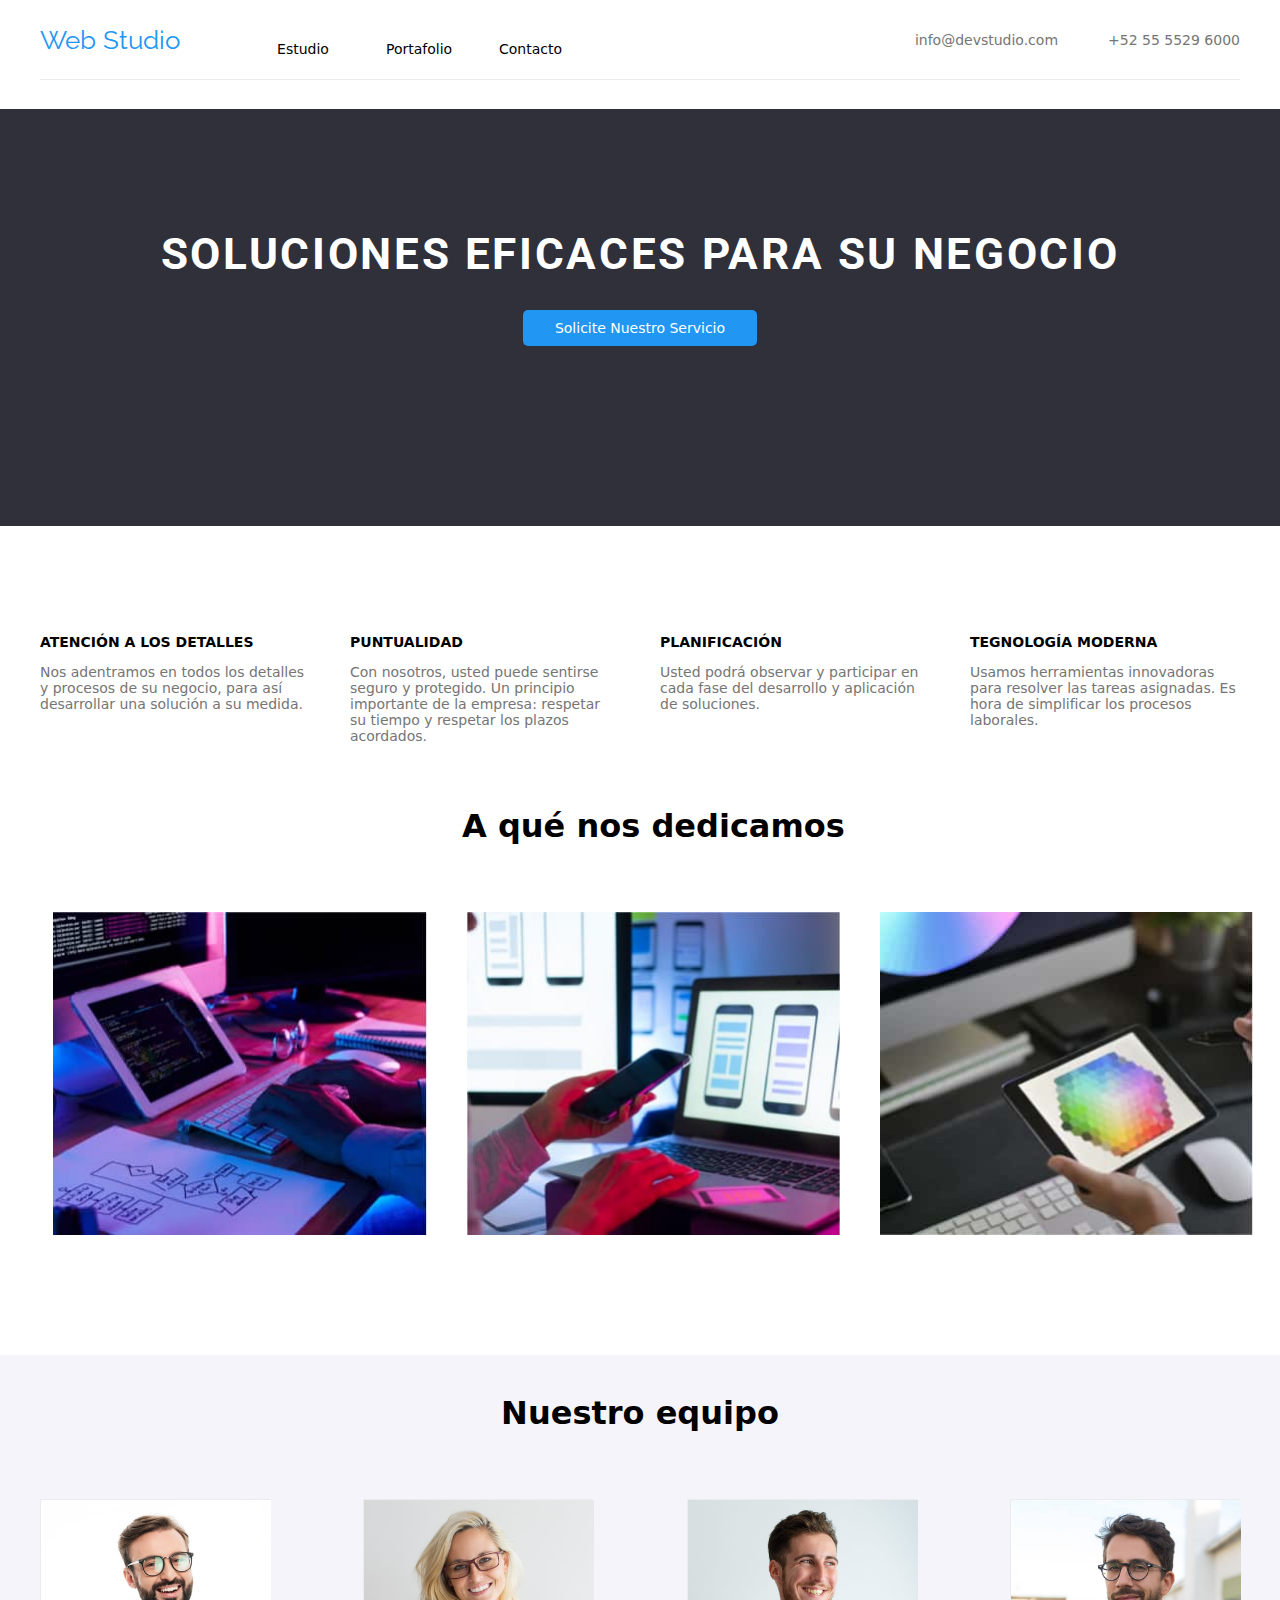
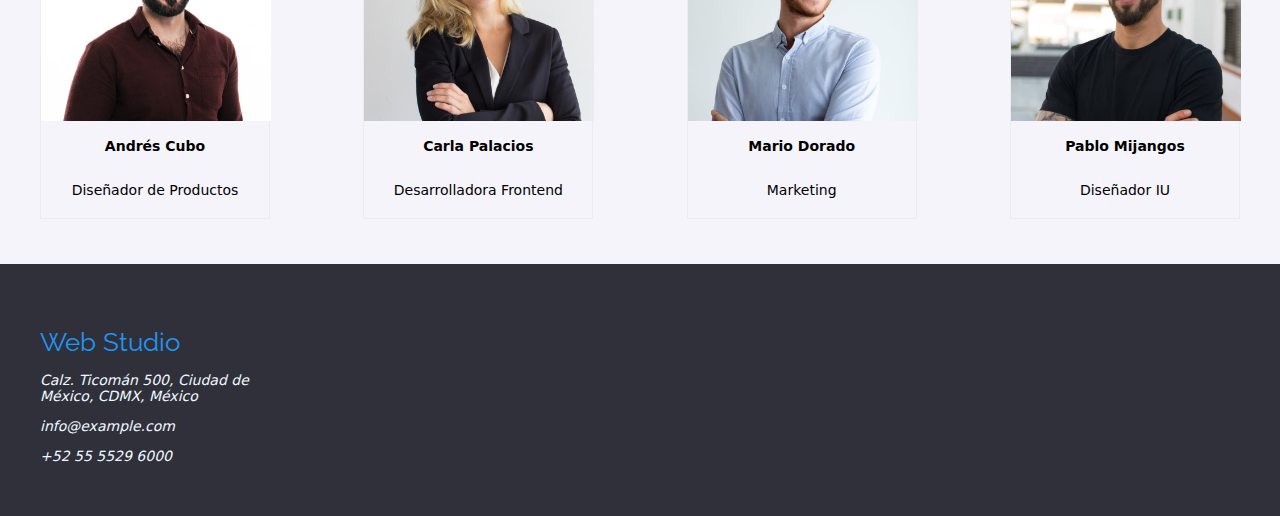
<file: index.html>
<!DOCTYPE html>
<html lang="es">
  <head>
    <meta charset="UTF-8" />
    <meta name="viewport" content="width=device-width, initial-scale=1.0" />
    <link href="./Css/styles.css" rel="stylesheet" type="text/css" />
    <link
      href="./modern-normalize-main/modern-normalize.css"
      rel="stylesheet"
    />
    <link rel="preconnect" href="https://fonts.googleapis.com" />
    <link rel="preconnect" href="https://fonts.gstatic.com" crossorigin />
    <link
      href="https://fonts.googleapis.com/css2?family=Raleway:ital,wght@0,700;1,700&family=Roboto&display=swap"
      rel="stylesheet"
    />
    <title>Estudio Web</title>
  </head>

  <body>
    <div class="container">
      <header class="header">
        <nav class="header-navegation">
          <a href="./index.html" class="logo-header">Web Studio</a>
          <ul class="header-menu-list">
            <li class="header-menu-item">
              <a href="./index.html" class="header-link link current">
                Estudio</a
              >
            </li>
            <li class="header-menu-item">
              <a href="./portfolio.html" class="header-link link">Portafolio</a>
            </li>
            <li class="header-menu-item">
              <a href="" class="header-link link"> Contacto</a>
            </li>
          </ul>
          <ul class="header-contact-list">
            <li class="header-email">
              <a href="mailto:info@devstudio.com" class="info-header-email"
                >info@devstudio.com</a
              >
            </li>
            <li class="header-phone">
              <a href="tel:+525555296000" class="info-header-phone"
                >+52 55 5529 6000</a
              >
            </li>
          </ul>
        </nav>
      </header>
    </div>
    <main>
      <div class="principal-aside">
        <h1>SOLUCIONES EFICACES PARA SU NEGOCIO</h1>
        <button class="btn-primary" id="btn-primary">
          Solicite Nuestro Servicio
        </button>
      </div>
      <div class="container">
        <section class="section-details">
          <div class="section-details-p0">
            <h3>ATENCIÓN A LOS DETALLES</h3>
            <p class="section-parraf">
              Nos adentramos en todos los detalles y procesos de su negocio,
              para así desarrollar una solución a su medida.
            </p>
          </div>
          <div class="section-details-p1">
            <h3>PUNTUALIDAD</h3>
            <p class="section-parraf">
              Con nosotros, usted puede sentirse seguro y protegido. Un
              principio importante de la empresa: respetar su tiempo y respetar
              los plazos acordados.
            </p>
          </div>
          <div class="section-details-p2">
            <h3>PLANIFICACIÓN</h3>
            <p class="section-parraf">
              Usted podrá observar y participar en cada fase del desarrollo y
              aplicación de soluciones.
            </p>
          </div>
          <div class="section-details-p3">
            <h3>TEGNOLOGÍA MODERNA</h3>
            <p class="section-parraf">
              Usamos herramientas innovadoras para resolver las tareas
              asignadas. Es hora de simplificar los procesos laborales.
            </p>
          </div>
        </section>
      </div>

      <section class="container-a-que-nos-dedicamos">
        <div class="container">
          <h2>A qué nos dedicamos</h2>
          <div class="images-a-que-nos-dedicamos">
            <img
              src="./images/escritorio-con-computador-y-tablet.jpg"
              alt="escritorio-con-computador-y-tablet"
              width="373.16"
            />
            <img
              src="./images/computador-en-escritorio.jpg"
              alt="Mano-sosteniendo-celular-y-comutador-de-fondo"
              width="373.16"
            />
            <img
              src="./images/tablet-gama-de-colores.jpg"
              alt="manos-sosteniendo-tablet-con-gama-de-colores"
              width="373.16"
            />
          </div>
        </div>
      </section>
      <div class="special-container">
        <section class="container-our-equip">
          <div class="container">
            <h2>Nuestro equipo</h2>
            <div class="miembros">
              <div class="miembros-container">
                <div class="primer-miembro">
                  <img
                    src="./images/señor-con-gafas-sonriendo.jpg"
                    alt="señor-con-gafas-sonriendo"
                    width="230"
                  />
                </div>
                <h3>Andrés Cubo</h3>
                <p>Diseñador de Productos</p>
              </div>
              <div class="miembros-container">
                <div class="segundo-miembro">
                  <img
                    src="./images/ejecutiva-sonriendo.jpg"
                    alt="ejecutiva-sonriendo"
                    width="230"
                  />
                </div>
                <h3>Carla Palacios</h3>
                <p>Desarrolladora Frontend</p>
              </div>
              <div class="miembros-container">
                <div class="tercer-miembro">
                  <img
                    src="./images/ejecutivo-foto-casual.jpg"
                    alt="ejecutivo-foto-casual"
                    width="230"
                  />
                </div>
                <h3>Mario Dorado</h3>
                <p>Marketing</p>
              </div>
              <div class="miembros-container">
                <div class="cuarto-miembro">
                  <img
                    src="./images/señor-con-camisa-negra-y-lentes.jpg"
                    alt="señor-con-gafas-sonriendo"
                    width="230"
                  />
                </div>
                <h3>Pablo Mijangos</h3>
                <p>Diseñador IU</p>
              </div>
            </div>
          </div>
        </section>
      </div>
    </main>

    <footer>
      <div class="container">
        <div class="footer-container">
          <a href="./index.html" class="logo-footer">Web Studio</a>
          <address>
            <p>Calz. Ticomán 500, Ciudad de México, CDMX, México</p>
            <div class="footer-address">
              <p class="info">info@example.com</p>
              <p class="info">+52 55 5529 6000</p>
            </div>
          </address>
        </div>
      </div>
    </footer>
  </body>
</html>
</file>
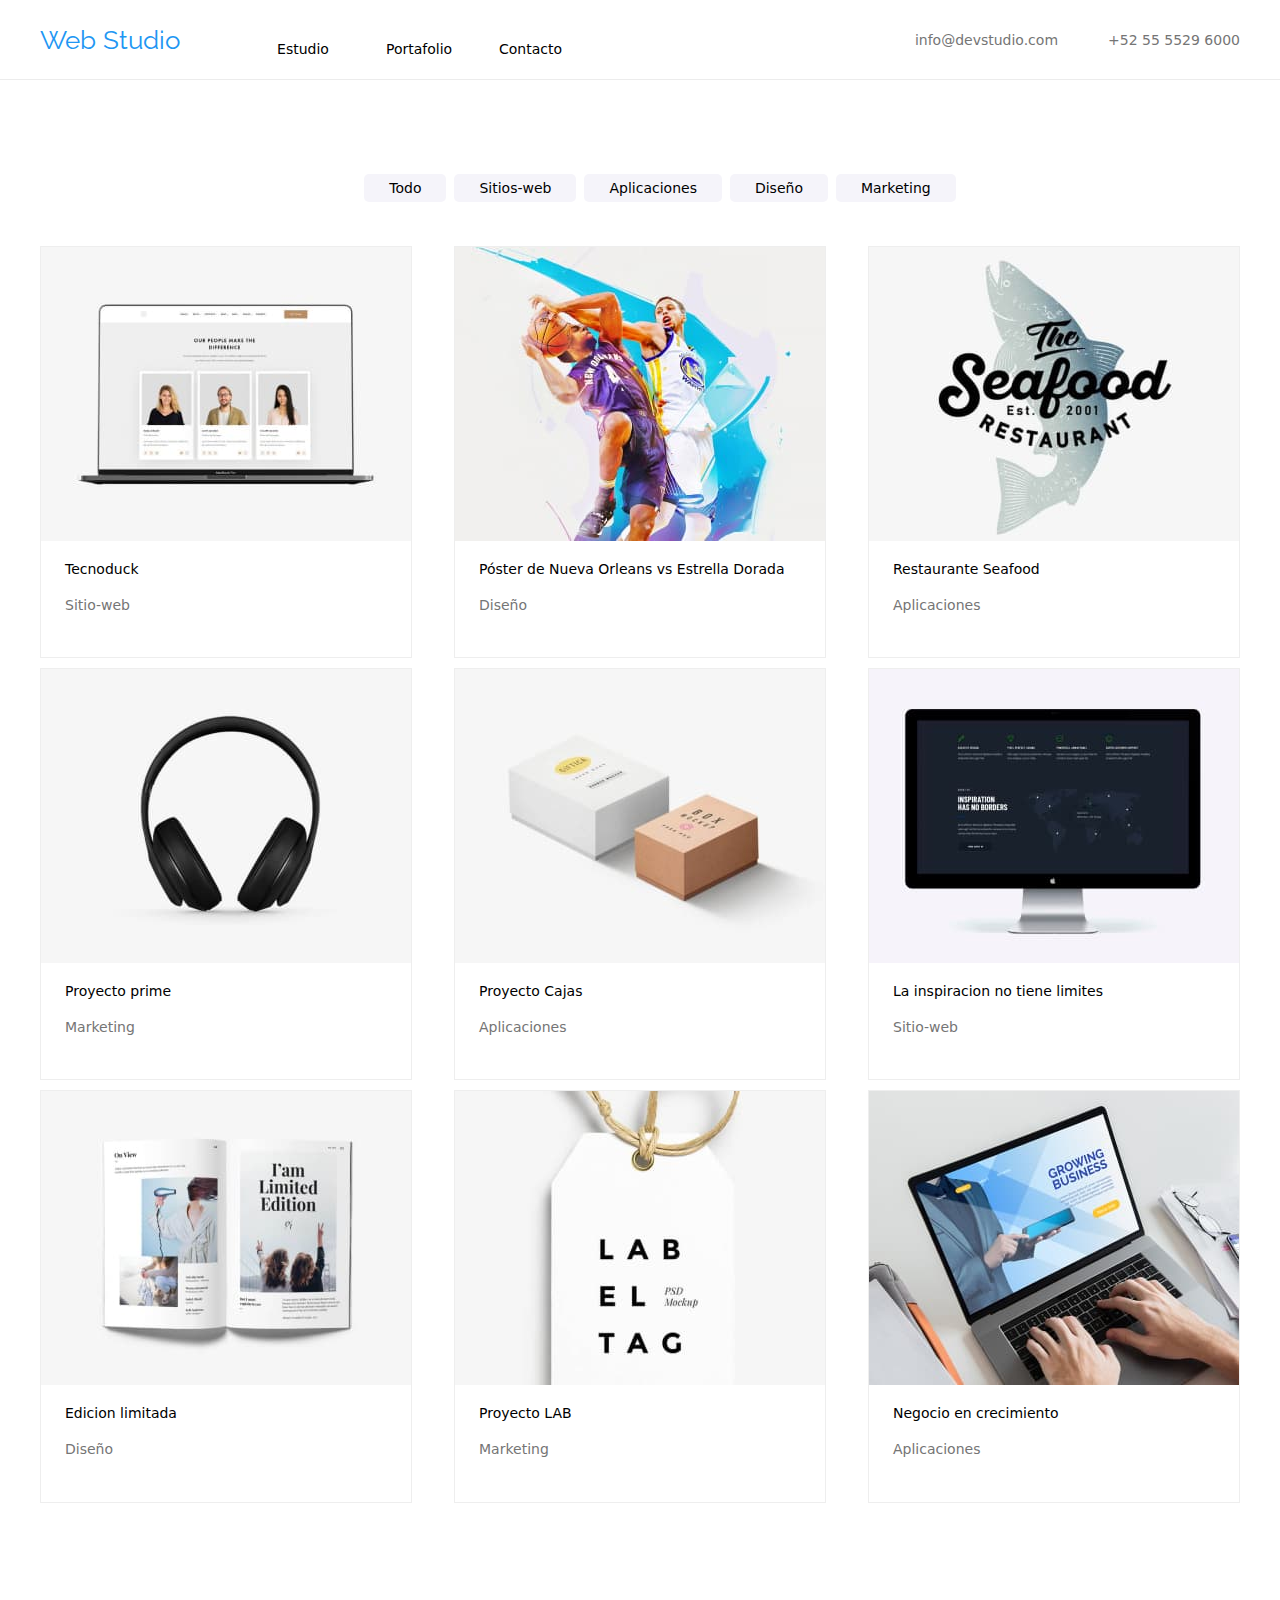
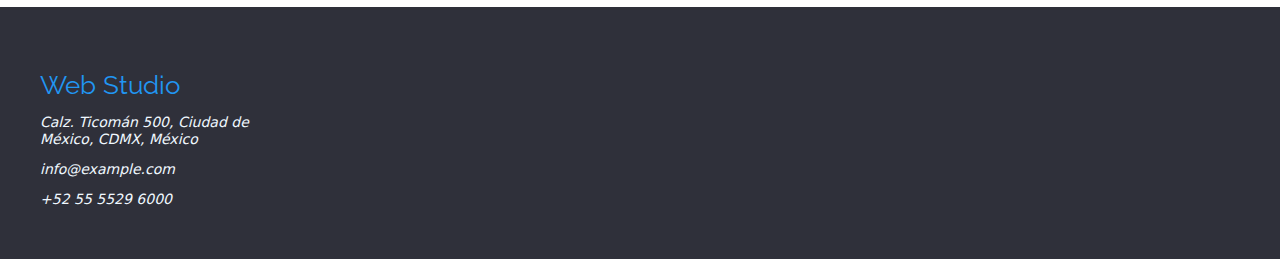
<file: portfolio.html>
<!DOCTYPE html>
<html lang="es">
  <head>
    <meta charset="UTF-8" />
    <meta name="viewport" content="width=device-width, initial-scale=1.0" />
    <link href="./Css/styles.css" rel="stylesheet" type="text/css" />
    <link
      href="./modern-normalize-main/modern-normalize.css"
      rel="stylesheet"
    />
    <link rel="preconnect" href="https://fonts.googleapis.com" />
    <link rel="preconnect" href="https://fonts.gstatic.com" crossorigin />
    <link
      href="https://fonts.googleapis.com/css2?family=Raleway:ital,wght@0,700;1,700&family=Roboto&display=swap"
      rel="stylesheet"
    />
    <title>PORTAFOLIO</title>
  </head>

  <body>
    <header class="header">
      <div class="container">
        <nav class="header-navegation">
          <a href="./index.html" class="logo-header">Web Studio</a>
          <ul class="header-menu-list">
            <li class="header-menu-item">
              <a href="./index.html" class="header-link link current">
                Estudio</a
              >
            </li>
            <li class="header-menu-item">
              <a href="./portfolio.html" class="header-link link">Portafolio</a>
            </li>
            <li class="header-menu-item">
              <a href="" class="header-link link"> Contacto</a>
            </li>
          </ul>
          <ul class="header-contact-list">
            <li class="header-email">
              <a href="mailto:info@devstudio.com" class="info-header-email"
                >info@devstudio.com</a
              >
            </li>
            <li class="header-phone">
              <a href="tel:+525555296000" class="info-header-phone"
                >+52 55 5529 6000</a
              >
            </li>
          </ul>
        </nav>
      </div>
    </header>
    <aside>
      <div class="container">
        <div class="container-buttons">
          <ul class="botones-nav">
            <li><button>Todo</button></li>
            <li><button>Sitios-web</button></li>
            <li><button>Aplicaciones</button></li>
            <li><button>Diseño</button></li>
            <li><button>Marketing</button></li>
          </ul>
        </div>
      </div>
    </aside>
    <div class="container">
      <div class="products">
        <div class="max-container-item">
          <div class="item-container">
            <li class="item">
              <img
                src="./images/imagenportcomputador.jpg"
                alt="computador-solo"
                width="370px"
              />
              <span class="section-details-s">Tecnoduck</span>
              <p class="section-details-p">Sitio-web</p>
            </li>
          </div>
          <div class="item-container">
            <li class="item">
              <img
                src="./images/imagenportjugadores.jpg"
                alt="Jugadores-de-baloncesto"
                width="370px"
              />
              <span class="section-details-s"
                >Póster de Nueva Orleans vs Estrella Dorada</span
              >
              <p class="section-details-p">Diseño</p>
            </li>
          </div>
          <div class="item-container">
            <li class="item">
              <img
                src="./images/imagenportseafood.jpg"
                alt="Imagen-de-texto-sea-foods"
                width="370px"
              />
              <span class="section-details-s">Restaurante Seafood</span>
              <p class="section-details-p">Aplicaciones</p>
            </li>
          </div>
          <div class="item-container">
            <li class="item">
              <img
                src="./images/imagenportaudifonos.jpg"
                alt="Imagen-audifonos-sin-fondo"
                width="370px"
              />
              <span class="section-details-s">Proyecto prime</span>
              <p class="section-details-p">Marketing</p>
            </li>
          </div>
          <div class="item-container">
            <li class="item">
              <img
                src="./images/imagenportcajas.jpg"
                alt="Imagen-de-cajas"
                width="370px"
              />
              <span class="section-details-s">Proyecto Cajas</span>
              <p class="section-details-p">Aplicaciones</p>
            </li>
          </div>
          <div class="item-container">
            <li class="item">
              <img
                src="./images/imagenportmonitor.jpg"
                alt="imagen-de-monitor"
                width="370px"
              />
              <span class="section-details-s"
                >La inspiracion no tiene limites</span
              >
              <p class="section-details-p">Sitio-web</p>
            </li>
          </div>
          <div class="item-container">
            <li class="item">
              <img
                src="./images/imagenportlibro.jpg"
                alt="Imagen-de-libros"
                width="370px"
              />
              <span class="section-details-s">Edicion limitada</span>
              <p class="section-details-p">Diseño</p>
            </li>
          </div>
          <div class="item-container">
            <li class="item">
              <img
                src="./images/imagenportetiqueta.jpg"
                alt="Imagen-de-etiquetas-de-ropa"
                width="370px"
              />
              <span class="section-details-s">Proyecto LAB</span>
              <p class="section-details-p">Marketing</p>
            </li>
          </div>
          <div class="item-container">
            <li class="item">
              <img
                src="./images/imagenportcomputadorconmanos.jpg"
                alt="Imagen-computador-con-manos"
                width="370px"
              />
              <span class="section-details-s">Negocio en crecimiento</span>
              <p class="section-details-p">Aplicaciones</p>
            </li>
          </div>
        </div>
      </div>
    </div>
    <footer>
      <div class="container">
        <div class="footer-container">
          <a href="./index.html" class="logo-footer">Web Studio</a>
          <address>
            <p>Calz. Ticomán 500, Ciudad de México, CDMX, México</p>
            <div class="footer-address">
              <p class="info">info@example.com</p>
              <p class="info">+52 55 5529 6000</p>
            </div>
          </address>
        </div>
      </div>
    </footer>
  </body>
</html>
</file>
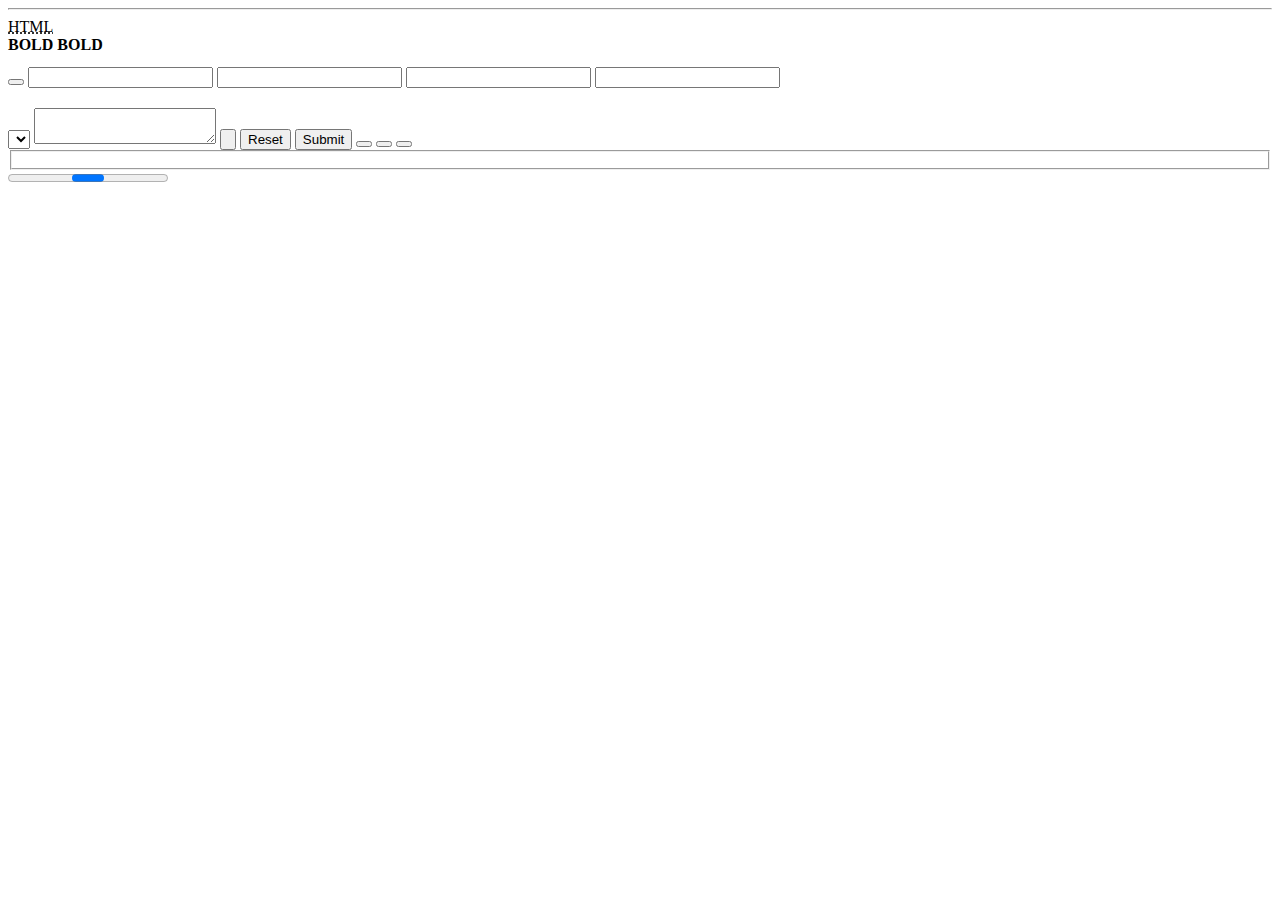
<file: modern-normalize-main/test/page/without-css.html>
<html>
	<body>
		<hr data-test--hr />
		<abbr data-test--abbr title="HyperText Markup Language">HTML</abbr>
		<div style="font-weight: 700">
			<b data-test--bold>BOLD</b>
			<strong data-test--bold>BOLD</strong>
		</div>
		<code data-test--code></code>
		<kbd data-test--code></kbd>
		<samp data-test--code></samp>
		<pre data-test--code></pre>
		<small data-test--small></small>
		<sub data-test--subsup></sub>
		<sup data-test--subsup></sup>
		<div style="font-family: MYCUSTOMFONT">
			<button data-test--forms-1></button>
			<input data-test--forms-1>
			<input data-test--forms-1 type="text">
			<input data-test--forms-1 type="number">
			<input data-test--forms-1 type="search">
			<optgroup data-test--forms-1></optgroup>
			<select data-test--forms-1></select>
			<textarea data-test--forms-1></textarea>
			<input data-test--forms-1 type="button">
			<input data-test--forms-1 type="reset">
			<input data-test--forms-1 type="submit">
			<button data-test--forms-1 type="button"></button>
			<button data-test--forms-1 type="reset"></button>
			<button data-test--forms-1 type="submit"></button>
			<fieldset data-test--forms-2></fieldset>
			<legend data-test--forms-2></legend>
			<progress data-test--forms-2></progress>
		</div>
		<summary data-test--interactive></summary>
	</body>
</html>
</file>
<file: Css/styles.css>
:root {
    --primary-text-color: #000000;
    --secondary-text-color: #757575;
    --accent-color: #2196f3;
    --primary-background-color: #ffffff;
    --secondary-background-color: #2f303a;
}

* {
    list-style: none;
}

body {
    font-family: 'Roboto', sans-serif;
    font-size: 14px;
    color: var(--primary-text-color);
    background-color: var(--primary-background-color);
}

aside {
    box-sizing: unset;
}


.container {
    width: 1200px;
    margin: 0 auto;
    height: 100%;
}

h2 {
    text-align: center;
    font-size: 32px;
    padding: 40px;
}

.header-navegation {
    display: flex;

}

.header-menu-list {
    display: inline-flex;
    padding: 0%;
    margin: 0%;
    justify-content: space-between;
    align-items: center;
    gap: 53px;
    margin-left: 93px;
    padding-top: 18px;

}



.header-contact-list {
    display: inline-flex;
    padding: 0%;
    margin: 0%;
    gap: 50px;
    margin-left: auto;

}

h3 {
    font-size: 14px;
}

.section-details {
    width: 1200px;
    height: 122px;
    margin-top: 94px;
    display: flex;
    justify-content: space-between;

}

.section-details-p0 {
    width: 270px;
    height: 101px;
}

.section-details-p1 {
    width: 270px;
    height: 122px;
}

.section-details-p2 {
    width: 270px;
    height: 101px;
}

.section-details-p3 {
    width: 270px;
    height: 101px;
}

.container-a-que-nos-dedicamos {
    width: 1173.16px;
    margin: auto;
    padding-bottom: 94px;
}

.images-a-que-nos-dedicamos {
    display: flex;
    justify-content: space-between;

}

.header-email {
    line-height: 80px;
}

.header-phone {
    line-height: 80px;
}


.info-header-email {
    text-decoration: none;
    color: var(--secondary-text-color);
}

.info-header-email:hover {
    color: var(--accent-color);
}

.info-header-phone {
    text-decoration: none;
    color: var(--secondary-text-color);
}

.info-header-phone:hover {
    color: var(--accent-color);

}

.principal-aside {
    background-color: rgb(47, 48, 58);
    text-align: center;
    text-decoration: none;

}

h1 {
    color: #ffffff;
    font-family: 'Roboto';
    font-size: 44px;
    white-space: pre-line;
    text-align: center;
    letter-spacing: 0.06em;
    flex-direction: column;
    padding-top: 120px;

}

.btn-primary:hover {
    background: rgb(97, 97, 219);
    color: 2196F3;
    cursor: pointer;
}

.btn-primary {
    background: 2196F3;
    color: var(--accent-color);
    text-align: center;
    cursor: pointer;
    display: flex;
    flex-direction: row;
    justify-content: center;
    align-items: center;
    padding: 10px 32px;
    display: inline;
    margin-bottom: 180px;
}

.btn-primary {
    background: var(--accent-color);
    color: white;
    cursor: pointer
}

.botones-nav {
    height: 38px;
    display: flex;
    justify-content: center;
    margin-top: 94px;
    margin-bottom: 34px;
    gap: 8px;
}

button {
    background: rgb(245, 244, 250);
    color: black;
    cursor: pointer;
    border: none;
    justify-items: center;
    padding-top: 6px;
    padding-bottom: 6px;
    padding-left: 25px;
    padding-right: 25px;
    border-radius: 5px;
}

button:hover {
    background: var(--accent-color);
    color: white;
    cursor: pointer
}

button:active {
    background: gray;
    color: white;
    cursor: pointer
}

.products {
    margin-bottom: 94px;
}

.poster .info-aside {
    color: rgb(2, 2, 2);
    text-decoration: none;
}

.info-aside:hover {
    color: var(--accent-color);
}

.info-aside:active {
    color: rgb(79, 149, 240);
}

header {
    height: 80px;
    border-bottom: 1px solid #ececec;
}

.header-menu-item {
    width: 60px;
    text-align: center;

}

.header-link {
    color: var(--primary-text-color);
    text-decoration: none;

}

.header-link:hover {
    color: var(--accent-color);

}

.info-header {
    text-decoration: none;
    color: var(--secondary-text-color);
}

.info-header:hover {

    color: var(--accent-color);

}

footer {
    text-decoration: none;
    background-color: rgb(47, 48, 58);
    color: aliceblue;
    height: 252px;
}

.footer-container {
    display: flex;
    flex-direction: column;
    padding-top: 64px;
}

address {
    width: 231px;
    height: 92px;

}

.logo-header {
    font-family: 'Raleway', sans-serif;
    color: var(--accent-color);
    font-size: 26px;
    box-shadow: none;
    text-decoration: none;
    line-height: 80px;
}

.logo-footer {
    font-family: 'Raleway', sans-serif;
    color: var(--accent-color);
    font-size: 26px;
    box-shadow: none;
    text-decoration: none;
}


.footer-address {
    cursor: pointer;
}

.section-details-p {
    color: var(--secondary-text-color);
    margin-top: 20px;
    margin-left: 24px;
}

.section-parraf {
    color: var(--secondary-text-color);
}

.special-container {
    background-color: rgb(245, 244, 250);
}

.miembros {
    width: 1200px;
    display: flex;
    justify-content: space-between;
    padding-bottom: 45px;
}

.miembros-container {
    width: 230px;
    height: 320px;
    border: 1px solid #ececec;
    display: flex;
    flex-direction: column;
    text-align: center;

}


.item {
    display: flex;
    flex-direction: column;
    padding-bottom: 30px;
    justify-content: space-between;
    border-width: 1px;
    border-color: #eeeeee;
    border-style: solid;
    margin-bottom: 10px;
    cursor: pointer;
}

.max-container-item {
    display: flex;
    flex-direction: row;
    flex-wrap: wrap;
    justify-content: space-between;
    justify-content: space-between;
    cursor: pointer;



}

.item:hover {
    box-shadow: 0 0 10px #444444;
}

.max-container-item :hover {
    cursor: pointer;
}

.section-details-s {
    margin-top: 20px;
    margin-left: 24px;
}
</file>
